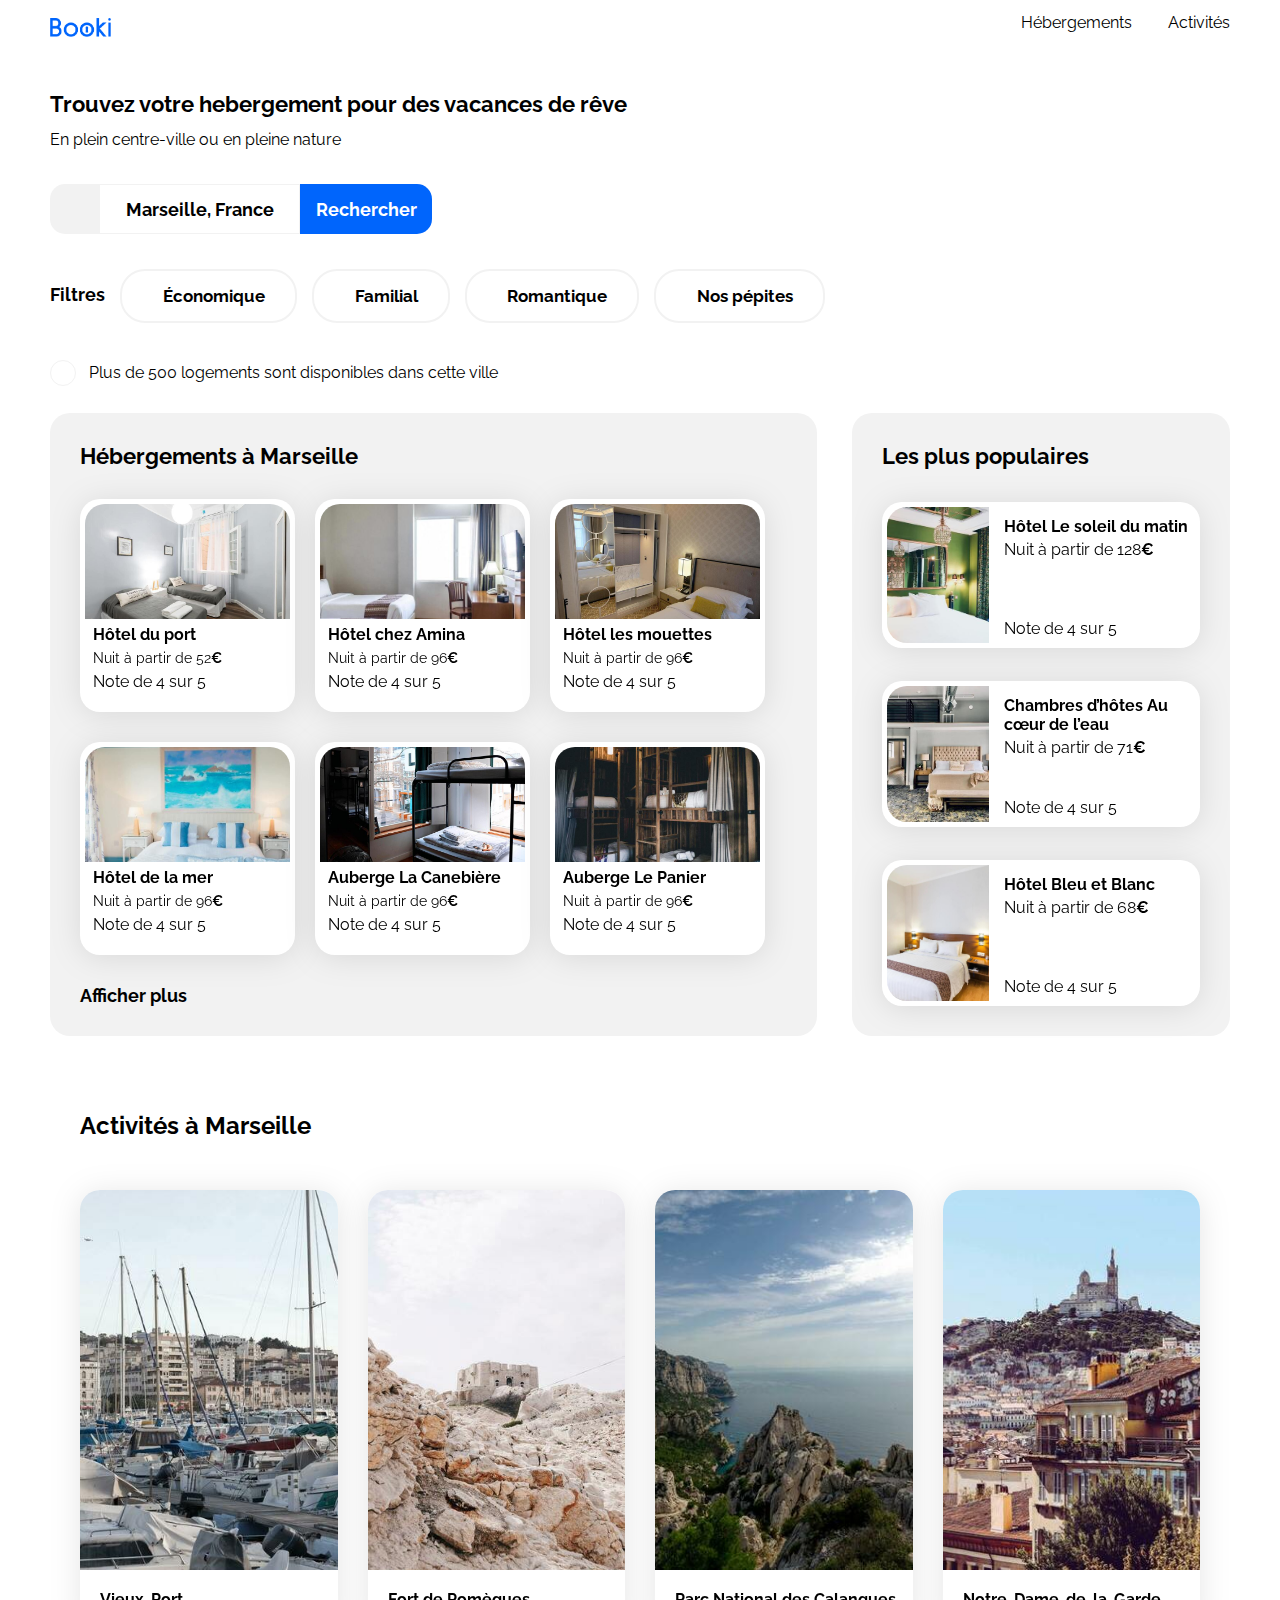
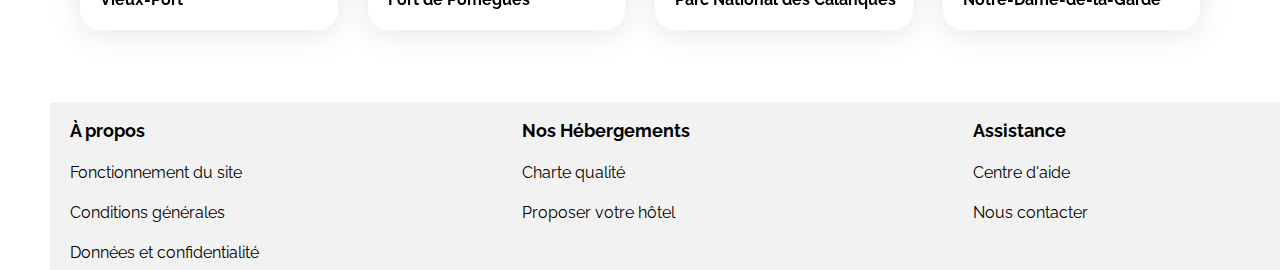
<file: index.html>
<!DOCTYPE html>
<html lang="fr">

<head>
    <meta charset="UTF-8">
    <meta name="viewport" content="width=device-width, initial-scale=1.0">
    <title>Booki</title>
    <link rel="preconnect" href="https://fonts.googleapis.com">
    <link rel="preconnect" href="https://fonts.gstatic.com" crossorigin>
    <link href="https://fonts.googleapis.com/css2?family=Raleway:wght@400;500;700&display=swap" rel="stylesheet">
    <link rel="stylesheet" href="https://cdnjs.cloudflare.com/ajax/libs/font-awesome/6.2.1/css/all.min.css"
        integrity="sha512-MV7K8+y+gLIBoVD59lQIYicR65iaqukzvf/nwasF0nqhPay5w/9lJmVM2hMDcnK1OnMGCdVK+iQrJ7lzPJQd1w=="
        crossorigin="anonymous" referrerpolicy="no-referrer" />
    <link rel="stylesheet" href="Css/Css_1.css">
</head>

<body>
    <div class="main-container">
        <header class="head">
            <div class="logo">
                <img class="logo_image" src="./Images/Booki.png" alt="Logo du site">
            </div>
            <div class="Navigation">
                <a href="#ancre_H" class="but1"><span class="liens">Hébergements</span></a>
                <a href="#ancre_A" class="but2"><span class="liens">Activités</span></a>
            </div>      
        </header>
        <h1 class="section-title Titre">Trouvez votre hebergement pour des vacances de rêve</h1>
          <h2 class="card-title classique Titre">En plein centre-ville ou en pleine nature</h2>
        <form class="form">
            <div class="form1">             
              <i id ="icone1" class="fas fa-map-marker-alt"></i>
            </div>
            <div class="form2">
              <input type="text" name="lieux" id="lieu" placeholder="Marseille, France">
            </div>
            <div class="form3">
              <button class = "but3"><span class = "mot police18 euro">Rechercher</span><i id ="loupe" class="fa-solid fa-magnifying-glass"></i></button>
            </div>
        </form>
        
        <div class="Filtres">
          <div>
            <h2 class="police18">Filtres</h2>
          </div>   
          <div class="Groupe4filtres">
            <div class="Filtre1">
              <i id="dollar" class="fa-solid fa-money-bill-wave"></i><span>Économique</span>
            </div>
            <div class="Filtre2">
               <i id="femme" class="fa-solid fa-person"></i><span>Familial</span>
            </div>
            <div class="Filtre3">
              <i id="coeur" class="fa-solid fa-heart"></i><span>Romantique</span>
            </div>
            <div class="Filtre4">
              <i id="flamme" class="fa-solid fa-fire"></i><span>Nos pépites</span>
            </div>
          </div>
        </div> 
        <div class="info">
            <div class="cercle">
              <i id="logo_info" class="fa-solid fa-info"></i>
            </div>
            <p>Plus de 500 logements sont disponibles dans cette ville</p>
        </div>
        
        <main>
            <div class="hebergements-and-populaires">           
                <section class="hebergements">
                  <h2 class="section-title euro" id="ancre_H">Hébergements à Marseille</h2>
                    <div class="Hebergements_Card">                   
                        <a href="#">                 
                        <article class="card">
                          <img src="./Images/fred-kleber.jpg" alt="Image de la chambre d'hôtel montrant un lit">
                          <div class="card-content">
                              <div class="card-txt">
                                  <h3 class="card-title">Hôtel du port</h3>
                                  <p class="card-subtitle">Nuit à partir de 52<span class="euro">€</span></p>
                              </div>
                              <div class="card-rating">
                                  <i class="fa-xs fa-solid fa-star" aria-hidden="true"></i>
                                  <i class="fa-xs fa-solid fa-star" aria-hidden="true"></i>
                                  <i class="fa-xs fa-solid fa-star" aria-hidden="true"></i>
                                  <i class="fa-xs fa-solid fa-star" aria-hidden="true"></i>
                                  <i class="fa-xs fa-solid fa-star neutral-star" aria-hidden="true"></i>
                                  <span class="sr-only">Note de 4 sur 5</span>
                              </div>
                          </div>
                        </article>
                        </a> 
                        <a href="#">                 
                            <article class="card">
                            <img src="./Images/febrian-zakaria.jpg" alt="Image de la chambre d'hôtel montrant un lit">
                            <div class="card-content">
                                <div class="card-txt">
                                    <h3 class="card-title">Hôtel chez Amina</h3>
                                    <p class="card-subtitle">Nuit à partir de 96<span class="euro">€</span></p>
                                </div>
                                <div class="card-rating">
                                    <i class="fa-xs fa-solid fa-star" aria-hidden="true"></i>
                                    <i class="fa-xs fa-solid fa-star" aria-hidden="true"></i>
                                    <i class="fa-xs fa-solid fa-star" aria-hidden="true"></i>
                                    <i class="fa-xs fa-solid fa-star" aria-hidden="true"></i>
                                    <i class="fa-xs fa-solid fa-star neutral-star" aria-hidden="true"></i>
                                    <span class="sr-only">Note de 4 sur 5</span>
                                </div>
                            </div>
                        </article>
                        </a>
                        <a href="#">                 
                            <article class="card">
                            <img src="./Images/reisetopia.jpg" alt="Image de la chambre d'hôtel montrant un lit">
                            <div class="card-content">
                                <div class="card-txt">
                                    <h3 class="card-title">Hôtel les mouettes</h3>
                                    <p class="card-subtitle">Nuit à partir de 96<span class="euro">€</span></p>
                                </div>
                                <div class="card-rating">
                                    <i class="fa-xs fa-solid fa-star" aria-hidden="true"></i>
                                    <i class="fa-xs fa-solid fa-star" aria-hidden="true"></i>
                                    <i class="fa-xs fa-solid fa-star" aria-hidden="true"></i>
                                    <i class="fa-xs fa-solid fa-star" aria-hidden="true"></i>
                                    <i class="fa-xs fa-solid fa-star neutral-star" aria-hidden="true"></i>
                                    <span class="sr-only">Note de 4 sur 5</span>
                                </div>
                            </div>
                        </article>
                        </a>   
                        <a href="#">                 
                            <article class="card">
                            <img src="./Images/annie-spratt.jpg" alt="Image de la chambre d'hôtel montrant un lit">
                            <div class="card-content">
                                <div class="card-txt">
                                    <h3 class="card-title">Hôtel de la mer</h3>
                                    <p class="card-subtitle">Nuit à partir de 96<span class="euro">€</span></p>
                                </div>
                                <div class="card-rating">
                                    <i class="fa-xs fa-solid fa-star" aria-hidden="true"></i>
                                    <i class="fa-xs fa-solid fa-star" aria-hidden="true"></i>
                                    <i class="fa-xs fa-solid fa-star" aria-hidden="true"></i>
                                    <i class="fa-xs fa-solid fa-star" aria-hidden="true"></i>
                                    <i class="fa-xs fa-solid fa-star neutral-star" aria-hidden="true"></i>
                                    <span class="sr-only">Note de 4 sur 5</span>
                                </div>
                            </div>
                        </article>
                        </a>
                        <a href="#">                 
                            <article class="card">
                            <img src="./Images/marcus-loke.jpg" alt="Image de la chambre d'hôtel montrant un lit">
                            <div class="card-content">
                                <div class="card-txt">
                                      <h3 class="card-title">Auberge La Canebière</h3>
                                      <p class="card-subtitle">Nuit à partir de 96<span class="euro">€</span></p>
                                </div>
                                <div class="card-rating">
                                      <i class="fa-xs fa-solid fa-star" aria-hidden="true"></i>
                                      <i class="fa-xs fa-solid fa-star" aria-hidden="true"></i>
                                      <i class="fa-xs fa-solid fa-star" aria-hidden="true"></i>
                                      <i class="fa-xs fa-solid fa-star" aria-hidden="true"></i>
                                      <i class="fa-xs fa-solid fa-star neutral-star" aria-hidden="true"></i>
                                      <span class="sr-only">Note de 4 sur 5</span>
                                </div>
                            </div>
                        </article>                           
                        </a>
                        <a href="#">                 
                            <article class="card">
                              <img src="./Images/nicate-lee.jpg" alt="Image de la chambre d'hôtel montrant un lit">
                              <div class="card-content">
                                  <div class="card-txt">
                                      <h3 class="card-title">Auberge Le Panier</h3>
                                      <p class="card-subtitle">Nuit à partir de 96<span class="euro">€</span></p>
                                  </div>
                                  <div class="card-rating">
                                      <i class="fa-xs fa-solid fa-star" aria-hidden="true"></i>
                                      <i class="fa-xs fa-solid fa-star" aria-hidden="true"></i>
                                      <i class="fa-xs fa-solid fa-star" aria-hidden="true"></i>
                                      <i class="fa-xs fa-solid fa-star" aria-hidden="true"></i>
                                      <i class="fa-xs fa-solid fa-star neutral-star" aria-hidden="true"></i>
                                      <span class="sr-only">Note de 4 sur 5</span>
                                  </div>
                              </div>
                            </article>                  
                        </a>
                    <h3 class="affichez_plus police18">Afficher plus</h3> 
                    </div>
                       
                </section>          
                <section class="populaires">
                    <div class="populaires-title">
                        <h2 class="section-title euro">Les plus populaires</h2>
                        <i class="fa-solid fa-chart-line" aria-hidden="true"></i>
                    </div>
                    <div class="populaires-cards">
                        <a href="#">
                            <article class="card">
                                <img src="./Images/emile-guillemot.jpg" alt="Image de la chambre d'hôtel montrant un lit">
                                <div class="card-content">
                                    <div class="card-txt">
                                        <h3 class="card-title">Hôtel Le soleil du matin</h3>
                                        <p class="card-subtitle">Nuit à partir de 128<span class="euro">€</span></p>
                                    </div>
                                    <div class="card-rating">
                                        <i class="fa-xs fa-solid fa-star" aria-hidden="true"></i>
                                        <i class="fa-xs fa-solid fa-star" aria-hidden="true"></i>
                                        <i class="fa-xs fa-solid fa-star" aria-hidden="true"></i>
                                        <i class="fa-xs fa-solid fa-star" aria-hidden="true"></i>
                                        <i class="fa-xs fa-solid fa-star neutral-star" aria-hidden="true"></i>
                                        <span class="sr-only">Note de 4 sur 5</span>
                                    </div>
                                </div>
                            </article>
                        </a>
                        <a href="#">
                            <article class="card">
                                <img src="./Images/aw-creative.jpg" alt="Image de la chambre d'hôtel montrant un lit">
                                <div class="card-content">
                                    <div class="card-txt">
                                        <h3 class="card-title">Chambres d’hôtes Au cœur de l’eau</h3>
                                        <p class="card-subtitle">Nuit à partir de 71<span class="euro">€</span></p>
                                    </div>
                                    <div class="card-rating">
                                        <i class="fa-xs fa-solid fa-star" aria-hidden="true"></i>
                                        <i class="fa-xs fa-solid fa-star" aria-hidden="true"></i>
                                        <i class="fa-xs fa-solid fa-star" aria-hidden="true"></i>
                                        <i class="fa-xs fa-solid fa-star" aria-hidden="true"></i>
                                        <i class="fa-xs fa-solid fa-star neutral-star" aria-hidden="true"></i>
                                        <span class="sr-only">Note de 4 sur 5</span>
                                    </div>
                                </div>
                            </article>
                        </a>
                        <a href="#">
                            <article class="card">
                                <img src="./Images/febrian-zakaria2.jpg" alt="Image de la chambre d'hôtel montrant un lit">
                                <div class="card-content">
                                    <div class="card-txt">
                                        <h3 class="card-title">Hôtel Bleu et Blanc</h3>
                                        <p class="card-subtitle">Nuit à partir de 68<span class="euro">€</span></p>
                                    </div>
                                    <div class="card-rating">
                                        <i class="fa-xs fa-solid fa-star" aria-hidden="true"></i>
                                        <i class="fa-xs fa-solid fa-star" aria-hidden="true"></i>
                                        <i class="fa-xs fa-solid fa-star" aria-hidden="true"></i>
                                        <i class="fa-xs fa-solid fa-star" aria-hidden="true"></i>
                                        <i class="fa-xs fa-solid fa-star neutral-star" aria-hidden="true"></i>
                                        <span class="sr-only">Note de 4 sur 5</span>
                                    </div>
                                </div>
                            </article>
                        </a>
                    </div>
                </section>
            </div>
        </main>
        
        <section class="Activites">
            <div>
              <h2 id="ancre_A">Activités à Marseille</h2>
            </div>
            <div class="bloc_4_vignettes">
               <article class="vignette">
                  <img src="./Images/reno-laithienne.jpg" alt="port avec des bateaux">
                  <h3 class="card-title">Vieux-Port</h3>
                </article> 
                <article class="vignette">
                    <img src="./Images/paul-hermann.jpg" alt="Fort d'époque">
                    <h3 class="card-title">Fort de Pomègues</h3>
                  </article> 
                  <article class="vignette">
                    <img src="./Images/kilyan-sockalingum.jpg" alt="Calanques avec la mer">
                    <h3 class="card-title">Parc National des Calanques </h3>
                  </article> 
                  <article class="vignette">
                    <img src="./Images/florian-wehde.jpg" alt="Notre-dame de la Garde">
                    <h3 class="card-title">Notre-Dame-de-la-Garde</h3>
                  </article> 
            </div>
        </section>        
        <footer class="pied_de_page">
            <div class="bloc">
              <h3 class="police18">À propos</h3> 
              <h4 class="card-title classique">Fonctionnement du site</h4>
              <h4 class="card-title classique">Conditions générales</h4>
              <h4 class="card-title classique">Données et confidentialité</h4>
            </div>
            <div class="bloc">
                <h3 class="police18">Nos Hébergements</h3> 
                <h4 class="card-title classique">Charte qualité</h4>
                <h4 class="card-title classique">Proposer votre hôtel</h4>
            </div>
            <div class="bloc">
                <h3 class="police18">Assistance</h3> 
                <h4 class="card-title classique">Centre d'aide</h4>
                <h4 class="card-title classique">Nous contacter</h4>
            </div>         
        </footer>
    </div>
</body>

</html>
</file>
<file: Css/Css_1.css>
/****** General ***********/
* {
    font-family: 'Raleway', sans-serif;
}

/****** j'insère ce bout de code pour supprimer les marges en haut de la page ***********/

body, html { 
    margin: 0; height: 100%; 
}

/*Police à 400 d'épaisseur*/

.classique{
    font-weight: 400;
}

/*Police à 18 px*/

.police18{
    font-size: 18px;
}

/* ETAPE 3 = HAUT DE PAGE*/

.head{
    display :flex;
    justify-content: space-between;
    margin-bottom: 50px;
}

.logo_image{
    width: 32%;
    margin-top: 18px;
}

.Navigation{
    margin-top: 13px;
}

.but1, .but2{
    background-color: white;
    align-self: start;
    padding: 12px;
    padding-right: 0px;
    padding-left: 0px;
    font-size: 16px;
}

.but1{
    margin-right: 32px;
}

.but1:hover, .but2:hover{
    color: #0065FC;
    border-top: 1px  solid #0065FC;
    
}

/* ETAPE 4 = BOUTON RECHERCHE*/

.form{
    display: flex;
    margin-bottom: 35px;
    margin-top: 35px;
}

.form1{
    display: flex;
    justify-content: center;
    align-items: center;
    height: 50px;
    width: 49px;
    background-color: #F2F2F2;
    border-radius: 15px 0px 0px 15px;
    
}

#lieu{
    height: 46px;
    border: solid 1px #F2F2F2 ;
    font-weight: 700;
    font-size: 18px;
    width: 195px;
}

#lieu::placeholder{
    color: black;
    text-align: center;
}

.but3{
    background-color: #0065FC;
    color : white;
    border: none;
    border-radius: 0px 15px 15px 0px;
    height: 50px;
    width: 132px;
}

#loupe{
    display: none;
}

/* ETAPE 5 = LES FILTRES*/

.Filtres{
    display: flex;
    justify-content: flex-start;
    gap: 15px;
}

.Groupe4filtres{
    display: flex;
    justify-content: flex-start;
    gap: 15px;

}

.Filtre1, .Filtre2, .Filtre3, .Filtre4{
    height: 50px;
    border: solid 2px #F2F2F2;
    font-weight: 700;
    font-size: 17px;
    border-radius: 25px 25px 25px 25px;
    display: flex;
    justify-content: center;
    align-items: center;
    gap: 10px;
}

.Filtre1{
    width: 173px;
}

.Filtre2{
    width: 134px;
}

.Filtre3{
    width: 170px;
}

.Filtre4{
    width: 167px;
}

.info{
    margin-top: 24px;
    display: flex;
    justify-content: flex-start;
}


.cercle{
    margin-right: 13px;
    margin-top: 13px;
    display: flex;
    justify-content: center;
    align-items: center;
    height: 24px;
    width: 24px;
    border: solid 1px #F2F2F2;
    border-radius: 25px 25px 25px 25px;   
}

#logo_info{
    font-size: 10px;
}

/* CHANGEMENT DE COULEUR POUR LES FILTRES*/

.Filtre1:hover, .Filtre2:hover, .Filtre3:hover, .Filtre4:hover{
    background-color: #DEEBFF;
}

/* ETAPE 6 et 7 = LES CARDS*/

.hebergements{
    width: 65%;
}

.Hebergements_Card{ 
    display: flex;
    justify-content: flex-start;
    flex-wrap: wrap;
    gap: 30px;
    padding: 0px;
    padding-top: 30px; 

}

/* Je reprends Card et card appartenant à Populaire, pour y intégré la suite*/

.card {
    background-color: white;
    border-radius: 20px;
    padding: 5px;
    filter: drop-shadow(0px 3px 15px rgba(0, 0, 0, 0.1));
}

.hebergements .card{
    display: flex;
    flex-direction: column;
    padding-bottom: 1px;
    width: 100%;
    height: 207px;
    border-top-left-radius: 20px;
    border-top-right-radius: 20px;
    
}

.Hebergements_Card img {
    width: 100%;
    height: 115px;
    border-top-left-radius: 20px;
    border-top-right-radius: 20px;
    object-fit: cover;
}

.Hebergements_Card a {
    width: 29%;
}
.affichez_plus{
    margin: 0px;
    padding-right: 180px;
}

.populaires-cards .card-content {
    width: 67%;
    padding-left: 15px;
    display: flex;
    flex-direction: column;
    justify-content: space-between;
    box-sizing: border-box;
}


.populaires-cards .card {
    display: flex;
    margin-top: 33px;
}
 
.hebergements .card-content{
    height: 85px;
}

.hebergements .card-title{
    margin: 6px;
    margin-left: 8px;
    font-size: 16px;
}

.hebergements .card-subtitle{
    margin: 6px;
    margin-left: 8px;
    font-size: 14px;
    font-weight: 400;

}

.hebergements .card-rating {
    margin: 6px;
    margin-left: 8px;
}

/* ETAPE 8 */
 
.Activites{
    display: flex;
    flex-direction: column;
    gap : 30px;
    padding: 30px;
    margin-bottom: 42px;   
}

.bloc_4_vignettes{
    display: flex;
    justify-content: space-around;
    gap: 30px;
}

.vignette{
    height: 440px;
    width: 100%;
    border-radius: 20px 20px 20px 20px;
    background-color: white;
    filter: drop-shadow(0px 3px 15px rgba(0, 0, 0, 0.1));
}

.Activites img{
    height: 380px;
    width: 100%;
    border-top-left-radius: 20px;
    border-top-right-radius: 20px;
    object-fit: cover;
}

.vignette .card-title {
    margin-left: 20px;
}

/* ETAPE 9*/

.pied_de_page{
    display: flex;
    justify-content: space-between;
    background-color: #F2F2F2;
    height: 168px;
    width: 1340px;
    gap: 15px;
}

.bloc{
    width: 33%;
    padding-left: 20px;
}



:root {
    --main-color: #0065FC;
    --main-bg-color: #F2F2F2;
    --filter-bg-color: #DEEBFF;
}

.fa-solid {
    color: var(--main-color);
}

body {
    display: flex;
    justify-content: center;
}

.main-container {
    width: 100%;
    max-width: 1440px;
    padding: 0 50px;
    box-sizing: border-box;
}

a {
    color: inherit;
    text-decoration: none;
}

.section-title {
    margin: 0;
    font-size: 22px;
}


.card img {
    object-fit: cover;
}

.card-title {
    font-size: 16px;
}

.euro {
    font-weight: 700;
}

.neutral-star {
    color: var(--main-bg-color)
}

/****** Hebergements And Populaires ***********/   
.hebergements-and-populaires {
    display: flex;
    justify-content: space-between;
    margin-top: 15px ;  
    margin-bottom: 25px;
}

.hebergements-and-populaires section {
    background-color: var(--main-bg-color);
    border-radius: 20px;
    padding: 30px;
    box-sizing: border-box;
}

/****** Hebergements ***********/
/* .hebergements {      Je l'ai intégré plus haut dans ma classe du même nom
    width: 65%;
} */

/****** Populaires ***********/
.populaires {
    width: 32%;
    padding-bottom: 0px;
}

.populaires-title {
    display: flex;
    justify-content: space-between;
    align-items: center;
}



.populaires-cards img {
    width: 33%;
    height: 136px;
    border-top-left-radius: 20px;
    border-bottom-left-radius: 20px;
}

.populaires-cards .card-content {
    width: 67%;
    padding-left: 15px;
    display: flex;
    flex-direction: column;
    justify-content: space-between;
    box-sizing: border-box;
}

.populaires-cards .card-title {
    margin-top: 10px;
    margin-bottom: 4px;
}

.populaires-cards .card-subtitle {
    margin: 0;
}

.populaires-cards .card-rating {
    margin-bottom: 5px;
}



/* Le code ci-dessous correspond à la version responsive uniquement */

/****** Media queries ***********/
/* Medium devices (tablets, less/equal than 1024px) */
@media (max-width: 1024px) {
     .Filtres{
        flex-direction: column;
     }
    
    .hebergements-and-populaires {
        flex-direction: column;   
    }

    .hebergements {
        width: 100%;
    }

    .populaires {
        width: 100%;
        margin-top: 50px;
        gap: 20px;
    }
    
    .populaires .card{
        width: 100%;

    }
    
    .populaires-cards {
        display: flex;
        flex-direction: row;
        justify-content: space-between;
    }

    .populaires-cards a {
        width: 30%;
    }

    *.populaires-cards .card-title { 
        font-size: 14px;
    }

    .card-subtitle {
        font-size: 13px;
    }

    .Hebergements_Card a {
        width: 30%;
    }
    
    .Hebergements_Card{
        gap: 30px;
        
    } 
    
    
    
    
    .vignette{
        height: 270px;
        width: 52%;
    }
    
    .Activites img{
        height: 200px;
        width: 100%;
    }

    .Activites .card-title{
        margin: 10px;
    }
        
    
    .pied_de_page{
        height: 163px;
        width: 100%;
    }

    .bloc{
        padding-left: 10px;
    }

}

/* Small devices (phones, less than 768px) */
@media (max-width: 767.98px) {
    
     /* PADDING LEFT*/
    
    .Titre, .form, .Filtres, .info{
        padding-left: 20px;
        padding-right: 20px;
    }
    
    
    .main-container{
        padding: 0px;
    }
    
    .head{
        display: flex;
        width: 100%; 
        flex-direction: column;
        justify-content: space-between;
        margin-bottom: 35px;
    }
    
    .logo{
        display: flex;
        justify-content: center;
    }
    
    .logo_image{
        width: 20%;
    }
    
    .Navigation{
        display: flex;
        justify-content: flex-end;
        margin-top: 15px;
        padding-left: 0px;
    }
    
    .liens{
        padding-left: 40px;
    }
    
    .but1, .but2{
        width: 100%;
        margin: 0px;
        padding-top: 20px;
        border-bottom: 2px #F2F2F2 solid;
    }
    
    .but1:hover, .but2:hover{
        color: #0065FC;
        border-top: none;
        border-bottom: 2px solid #0065FC;
        
    }
    
    .Titre{
        padding-right: 50px;
    }
    
    /* RECHERCHE*/
    
    .form{
        width: 85%;
    }
    
    #lieu{
        width: 110%;

    }
    
    #lieu::placeholder{
        color: black;
        text-align: start;
        padding: 15px;
    }
    
    .but3{
        border-radius: 15px 15px 15px 15px;
        height: 49px;
        width: 49px;
        filter: drop-shadow(0px 4px 4px rgba(0, 4, 4, 0.2));;
    }
    
    #loupe{
        display: flex;
        justify-content: center;
        color: white;
    }
    
    .mot{
        display: none;
    }
    
    /* FILTRES*/
    
    .Filtres{
        padding-right: 10px;
        padding-left: 10px;
        flex-direction: column;
    }
    
    .Groupe4filtres{
        display: flex;
        flex-wrap: wrap;
    }  

    .Filtre1, .Filtre2, .Filtre3, .Filtre4{
        width: 45%;
        font-size: 14px;
        justify-content: flex-start;
    }
    
    #dollar, #femme, #coeur, #flamme{
        font-size: 22px;
        padding-left: 18px;
    }

    .cercle{
        margin-top: 22px;
        padding: 0px;
    }

    
    /* MAIN*/

    .hebergements-and-populaires{   
        flex-direction: column-reverse;
        gap: 15px;
    }

    .hebergements-and-populaires section {
        border-radius: 0px;
        
    }
    
    .populaires{
        display: flex;
        flex-direction: column;
        margin-top: 0px;
    }

    /* JE REINITIALISE LA VARIABLE -- MAIN-BG-COLOR*/
    
    .hebergements{
        --main-bg-color:white;
        background-color: var(--main-bg-color);
    }
   
    .Hebergements_Card{
        gap: 15px;
        flex-direction: column;
    }   
    
    .Hebergements_Card a {
        width: 100%;
    }
    
    .neutral-star{
        color: #F2F2F2;
    }
    
    .populaires-cards{
        display: flex;
        flex-direction: column;
        margin: 0px;
        gap: 12px;
    }
    
    .populaires-cards a{
        height: 100%;
        width: 100%;
        margin: 0px;
    }

    .populaires-cards .card{
        margin-top: 15px;
    }
    
    
    
   
   
   
   /* ACTIVITES */
   
    .Activites{
        padding: 30px;
        gap: 30px;
    }
    
    .bloc_4_vignettes{
        display: flex;
        flex-direction: column;
        gap: 15px;
    }
   
    .Activites img{
        height: 140px;
        width: 100%;
    }

    .vignette{
        height: 200px ;
        width: 100%;
        
    }
    .pied_de_page{
        height: 480px;
        width: 100%;
        flex-direction: column;
        margin: 0px;
        gap: 0px;
        
    }

    .bloc{   
        padding-left: 30px;
        width: 90%;
    }


}
</file>
